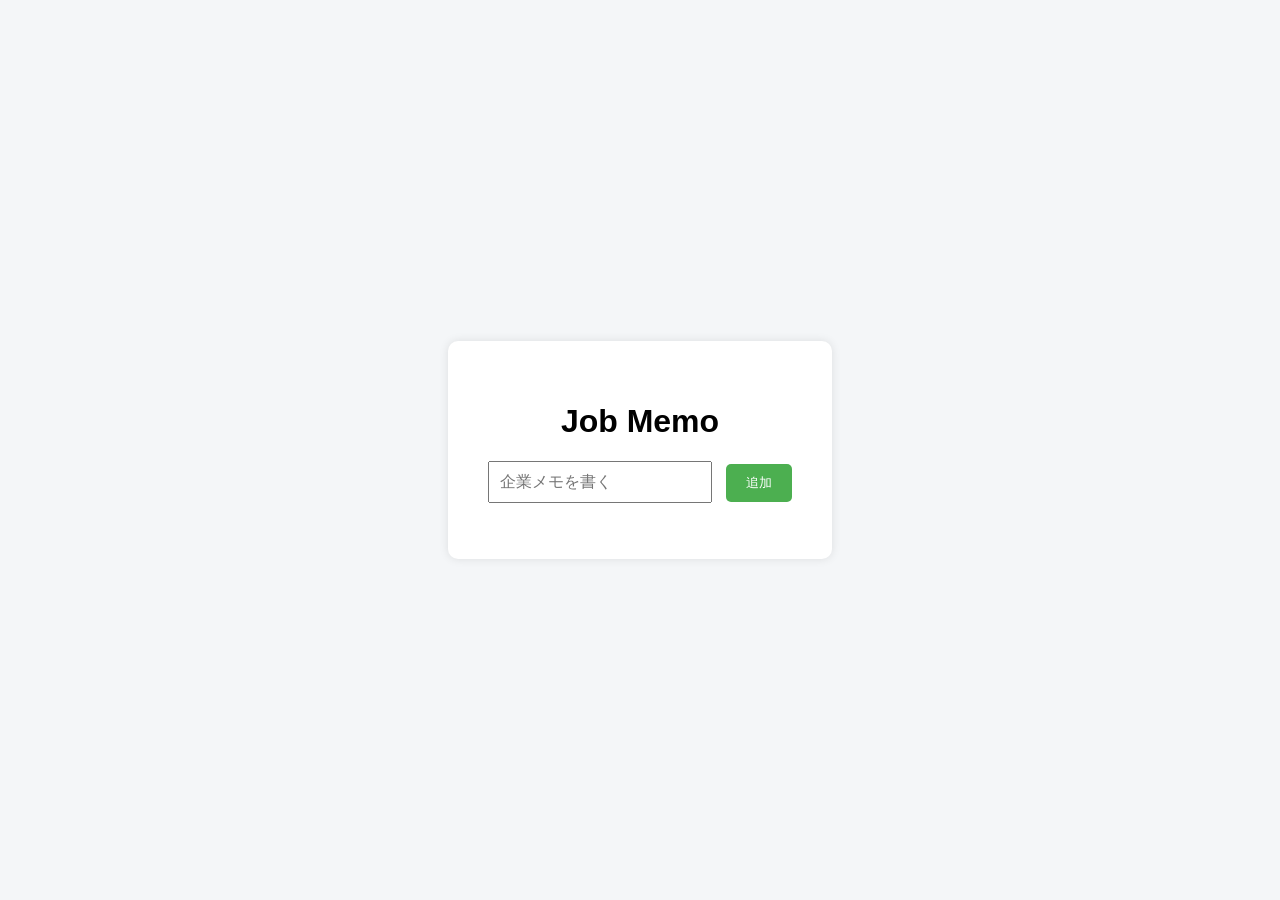
<file: index.html>
<!DOCTYPE html>
<html>
<head>
<title>Job Memo App</title>
<link rel="stylesheet" href="style.css">
</head>

<body>

<div class="container">

<h1>Job Memo</h1>

<input id="memoInput" placeholder="企業メモを書く">

<button id="addBtn">追加</button>

<ul id="memoList"></ul>

</div>

<script src="script.js"></script>

</body>
</html>
</file>
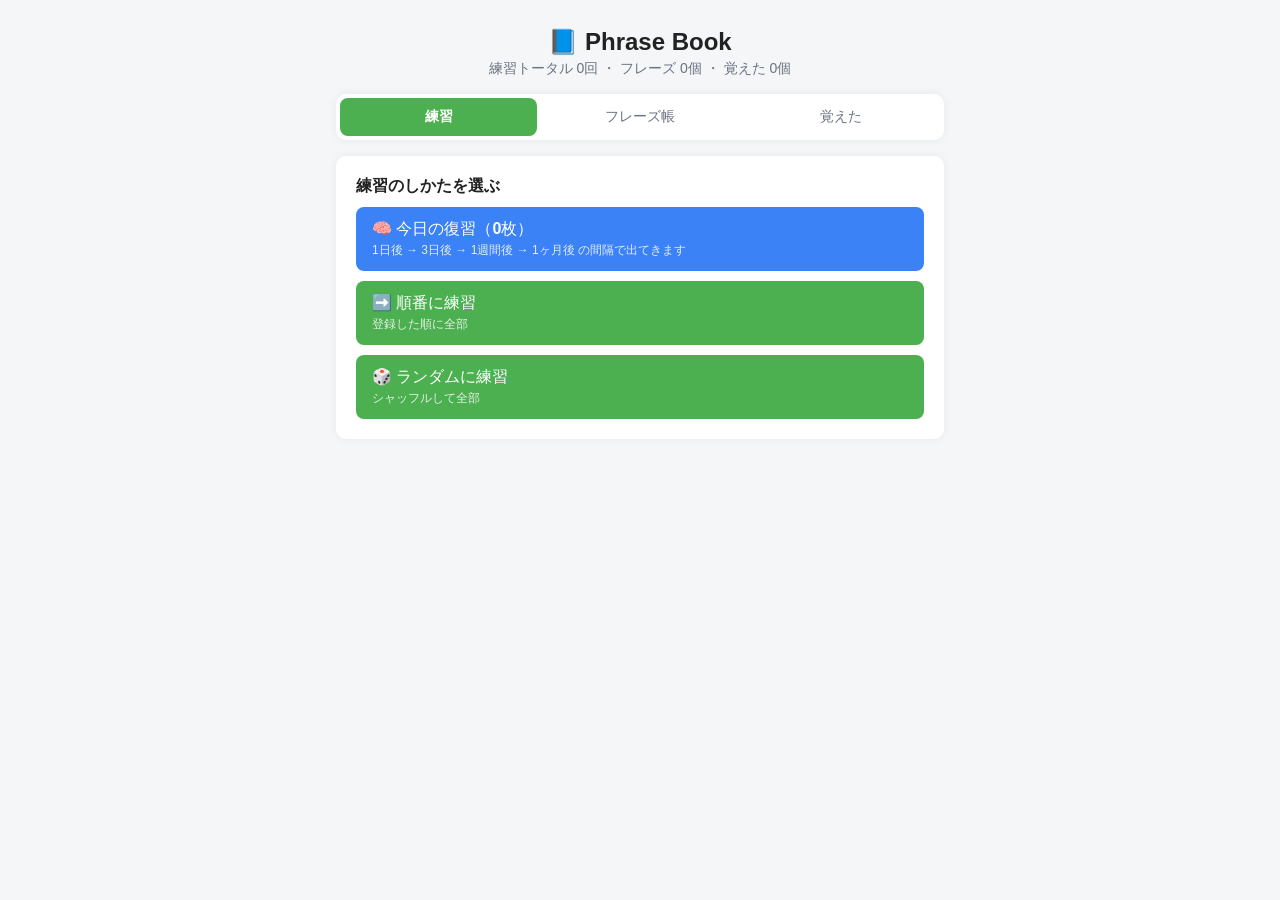
<file: phrase-book/index.html>
<!DOCTYPE html>
<html lang="ja">
<head>
<meta charset="UTF-8">
<meta name="viewport" content="width=device-width, initial-scale=1">
<title>Phrase Book</title>
<style>
:root{
  --bg:#f4f6f8;
  --card:#ffffff;
  --text:#222;
  --sub:#6b7280;
  --line:#e5e7eb;
  --main:#4CAF50;
  --main-dark:#3e8e41;
  --ng:#e74c3c;
  --accent:#3b82f6;
}
*{box-sizing:border-box;}
body{
  margin:0;
  font-family:-apple-system,BlinkMacSystemFont,"Hiragino Sans","Noto Sans JP",Arial,sans-serif;
  background:var(--bg);
  color:var(--text);
}
.container{
  max-width:640px;
  margin:0 auto;
  padding:16px;
}
h1{
  text-align:center;
  font-size:24px;
  margin:12px 0 4px;
}
.total{
  text-align:center;
  color:var(--sub);
  font-size:14px;
  margin-bottom:16px;
}

/* タブ */
.tabs{
  display:flex;
  gap:4px;
  background:var(--card);
  padding:4px;
  border-radius:10px;
  box-shadow:0 0 10px rgba(0,0,0,0.06);
  margin-bottom:16px;
}
.tabs button{
  flex:1;
  padding:10px 4px;
  border:none;
  background:none;
  border-radius:8px;
  font-size:14px;
  color:var(--sub);
  cursor:pointer;
}
.tabs button.active{
  background:var(--main);
  color:white;
  font-weight:bold;
}

.panel{
  background:var(--card);
  border-radius:10px;
  padding:20px;
  box-shadow:0 0 10px rgba(0,0,0,0.06);
}
.hidden{display:none !important;}

/* ボタン */
.btn{
  padding:12px 16px;
  border:none;
  border-radius:8px;
  font-size:15px;
  color:white;
  background:var(--main);
  cursor:pointer;
}
.btn:hover{background:var(--main-dark);}
.btn.ng{background:var(--ng);}
.btn.sub{background:#9ca3af;}
.btn.small{padding:6px 10px;font-size:13px;}
.btn.blue{background:var(--accent);}

/* 練習モード選択 */
.modes{
  display:flex;
  flex-direction:column;
  gap:10px;
}
.modes .btn{
  text-align:left;
  font-size:16px;
}
.modes .btn span{
  display:block;
  font-size:12px;
  opacity:0.85;
  margin-top:2px;
}

/* カード */
.progress{
  text-align:center;
  color:var(--sub);
  font-size:13px;
  margin-bottom:10px;
}
.flashcard{
  min-height:220px;
  border:2px solid var(--line);
  border-radius:12px;
  padding:24px 16px;
  display:flex;
  flex-direction:column;
  justify-content:center;
  align-items:center;
  text-align:center;
  cursor:pointer;
  user-select:none;
}
.flashcard .phrase{
  font-size:22px;
  font-weight:bold;
}
.flashcard .example{
  font-size:18px;
  margin-top:16px;
  line-height:1.5;
}
.flashcard .meaning{
  font-size:14px;
  color:var(--sub);
  margin-top:8px;
}
.flashcard .hint{
  font-size:12px;
  color:var(--sub);
  margin-top:20px;
}
.card-info{
  display:flex;
  justify-content:space-between;
  font-size:13px;
  color:var(--sub);
  margin-top:10px;
}
.answer-btns{
  display:flex;
  gap:10px;
  margin-top:14px;
}
.answer-btns .btn{flex:1;font-size:16px;}
.session-foot{
  display:flex;
  justify-content:space-between;
  margin-top:14px;
}

/* 入力フォーム */
.form{
  display:flex;
  flex-direction:column;
  gap:8px;
  margin-bottom:20px;
}
.form input, .form textarea{
  padding:10px;
  font-size:16px;
  border:1px solid var(--line);
  border-radius:8px;
  font-family:inherit;
}
.form textarea{resize:vertical;min-height:60px;}
.form-btns{display:flex;gap:8px;}
.form-btns .btn{flex:1;}

/* 一覧 */
.list{
  list-style:none;
  padding:0;
  margin:0;
}
.list li{
  border-top:1px solid var(--line);
  padding:12px 0;
}
.list .p{font-weight:bold;}
.list .e{font-size:14px;margin-top:4px;}
.list .m{font-size:13px;color:var(--sub);}
.list .meta{
  font-size:12px;
  color:var(--sub);
  margin-top:6px;
}
.list .row-btns{
  display:flex;
  flex-wrap:wrap;
  gap:6px;
  margin-top:8px;
}
.bar{
  height:6px;
  background:var(--line);
  border-radius:3px;
  overflow:hidden;
  margin-top:4px;
}
.bar div{
  height:100%;
  background:var(--main);
}
.empty{
  text-align:center;
  color:var(--sub);
  padding:20px 0;
}
.section-title{
  font-size:16px;
  margin:0 0 10px;
}
.danger-zone{
  margin-top:24px;
  padding-top:16px;
  border-top:1px solid var(--line);
  display:flex;
  flex-wrap:wrap;
  gap:8px;
}
</style>
</head>

<body>

<div class="container">

  <h1>📘 Phrase Book</h1>
  <div class="total" id="totalInfo"></div>

  <div class="tabs">
    <button data-tab="practice" class="active">練習</button>
    <button data-tab="list">フレーズ帳</button>
    <button data-tab="mastered">覚えた</button>
  </div>

  <!-- 練習タブ -->
  <div class="panel" id="tab-practice">

    <div id="modeSelect">
      <h2 class="section-title">練習のしかたを選ぶ</h2>
      <div class="modes">
        <button class="btn blue" data-mode="review">
          🧠 今日の復習（<b id="dueCount">0</b>枚）
          <span>1日後 → 3日後 → 1週間後 → 1ヶ月後 の間隔で出てきます</span>
        </button>
        <button class="btn" data-mode="order">
          ➡️ 順番に練習
          <span>登録した順に全部</span>
        </button>
        <button class="btn" data-mode="random">
          🎲 ランダムに練習
          <span>シャッフルして全部</span>
        </button>
      </div>
    </div>

    <div id="session" class="hidden">
      <div class="progress" id="progress"></div>
      <div class="flashcard" id="flashcard"></div>
      <div class="card-info">
        <span id="cardCount"></span>
        <span id="cardNext"></span>
      </div>
      <div class="answer-btns">
        <button class="btn ng" id="ngBtn">😿 まだ</button>
        <button class="btn" id="okBtn">😺 覚えてた</button>
      </div>
      <div class="session-foot">
        <button class="btn small sub" id="quitBtn">やめる</button>
        <button class="btn small blue" id="masterBtn">✅ 覚えた列へ移す</button>
      </div>
    </div>

    <div id="sessionEnd" class="hidden" style="text-align:center;">
      <p style="font-size:20px;">🎉 おつかれさま！</p>
      <p id="endInfo"></p>
      <button class="btn" id="backBtn">戻る</button>
    </div>

  </div>

  <!-- フレーズ帳タブ -->
  <div class="panel hidden" id="tab-list">

    <div class="form">
      <h2 class="section-title" id="formTitle">フレーズを追加</h2>
      <input id="phraseInput" placeholder="フレーズ（表）例: be looking forward to ~ing">
      <textarea id="exampleInput" placeholder="例文（裏）例: I'm looking forward to seeing you."></textarea>
      <input id="meaningInput" placeholder="日本語の意味（なくてもOK）">
      <div class="form-btns">
        <button class="btn hidden sub" id="cancelEditBtn">キャンセル</button>
        <button class="btn" id="saveBtn">追加</button>
      </div>
    </div>

    <ul class="list" id="phraseList"></ul>

    <div class="danger-zone">
      <button class="btn small sub" id="resetAllBtn">勉強記録を全部リセット</button>
      <button class="btn small sub" id="exportBtn">バックアップを保存</button>
      <button class="btn small sub" id="importBtn">バックアップを読み込む</button>
      <input type="file" id="importFile" accept=".json" class="hidden">
    </div>
  </div>

  <!-- 覚えたタブ -->
  <div class="panel hidden" id="tab-mastered">
    <ul class="list" id="masteredList"></ul>
  </div>

</div>

<script>
// ===== 設定 =====
const MAX_COUNT = 30;                 // 1フレーズあたりの練習回数の上限
const INTERVALS = [1, 3, 7, 30];      // 復習の間隔（日）
const DAY = 24 * 60 * 60 * 1000;
const STORAGE_KEY = "phraseBook";

// ===== データの保存と読み込み =====
let phrases = load();

function load(){
  try{
    return JSON.parse(localStorage.getItem(STORAGE_KEY)) || [];
  }catch(e){
    return [];
  }
}

function save(){
  try{
    localStorage.setItem(STORAGE_KEY, JSON.stringify(phrases));
  }catch(e){}
}

// ===== ちょっとした道具 =====
function startOfToday(){
  const d = new Date();
  d.setHours(0, 0, 0, 0);
  return d.getTime();
}

// 次の復習日（日付単位。時刻は気にしない）
function daysFromToday(days){
  return startOfToday() + days * DAY;
}

function isDue(p){
  return !p.mastered && p.due <= startOfToday();
}

function nextText(p){
  if(p.mastered) return "覚えた！";
  const diff = Math.round((p.due - startOfToday()) / DAY);
  if(diff <= 0) return "今日復習";
  if(diff === 1) return "明日復習";
  return diff + "日後に復習";
}

function shuffle(arr){
  const a = arr.slice();
  for(let i = a.length - 1; i > 0; i--){
    const j = Math.floor(Math.random() * (i + 1));
    [a[i], a[j]] = [a[j], a[i]];
  }
  return a;
}

function el(tag, className, text){
  const e = document.createElement(tag);
  if(className) e.className = className;
  if(text !== undefined) e.textContent = text;
  return e;
}

// ===== タブ切り替え =====
const tabButtons = document.querySelectorAll(".tabs button");

tabButtons.forEach(function(btn){
  btn.addEventListener("click", function(){
    showTab(btn.dataset.tab);
  });
});

function showTab(name){
  tabButtons.forEach(function(b){
    b.classList.toggle("active", b.dataset.tab === name);
  });
  ["practice", "list", "mastered"].forEach(function(t){
    document.getElementById("tab-" + t).classList.toggle("hidden", t !== name);
  });
  render();
}

// ===== 画面の更新 =====
function render(){
  const total = phrases.reduce(function(sum, p){ return sum + p.count; }, 0);
  const masteredNum = phrases.filter(function(p){ return p.mastered; }).length;
  document.getElementById("totalInfo").textContent =
    "練習トータル " + total + "回 ・ フレーズ " + phrases.length + "個 ・ 覚えた " + masteredNum + "個";

  document.getElementById("dueCount").textContent = phrases.filter(isDue).length;

  renderList();
  renderMastered();
}

function countBar(p){
  const bar = el("div", "bar");
  const fill = el("div");
  fill.style.width = (p.count / MAX_COUNT * 100) + "%";
  bar.appendChild(fill);
  return bar;
}

function phraseItem(p){
  const li = el("li");
  li.appendChild(el("div", "p", p.phrase));
  if(p.example) li.appendChild(el("div", "e", p.example));
  if(p.meaning) li.appendChild(el("div", "m", p.meaning));
  li.appendChild(el("div", "meta", "練習 " + p.count + " / " + MAX_COUNT + "回 ・ " + nextText(p)));
  li.appendChild(countBar(p));
  return li;
}

function renderList(){
  const list = document.getElementById("phraseList");
  list.innerHTML = "";

  const active = phrases.filter(function(p){ return !p.mastered; });

  if(active.length === 0){
    list.appendChild(el("li", "empty", "まだフレーズがありません。上から追加してね"));
    return;
  }

  active.forEach(function(p){
    const li = phraseItem(p);
    const btns = el("div", "row-btns");

    const editBtn = el("button", "btn small blue", "編集");
    editBtn.onclick = function(){ startEdit(p.id); };

    const masterBtn = el("button", "btn small", "覚えた列へ");
    masterBtn.onclick = function(){ setMastered(p.id, true); };

    const resetBtn = el("button", "btn small sub", "記録リセット");
    resetBtn.onclick = function(){
      if(confirm("「" + p.phrase + "」の練習回数と復習日をリセットしますか？")){
        resetRecord(p);
        save();
        render();
      }
    };

    const delBtn = el("button", "btn small ng", "削除");
    delBtn.onclick = function(){
      if(confirm("「" + p.phrase + "」を削除しますか？")){
        phrases = phrases.filter(function(x){ return x.id !== p.id; });
        save();
        render();
      }
    };

    btns.append(editBtn, masterBtn, resetBtn, delBtn);
    li.appendChild(btns);
    list.appendChild(li);
  });
}

function renderMastered(){
  const list = document.getElementById("masteredList");
  list.innerHTML = "";

  const mastered = phrases.filter(function(p){ return p.mastered; });

  if(mastered.length === 0){
    list.appendChild(el("li", "empty", "覚えきったフレーズはここに移動します"));
    return;
  }

  mastered.forEach(function(p){
    const li = phraseItem(p);
    const btns = el("div", "row-btns");

    const backBtn = el("button", "btn small blue", "練習に戻す");
    backBtn.onclick = function(){ setMastered(p.id, false); };

    btns.appendChild(backBtn);
    li.appendChild(btns);
    list.appendChild(li);
  });
}

// ===== フレーズの追加・編集 =====
const phraseInput = document.getElementById("phraseInput");
const exampleInput = document.getElementById("exampleInput");
const meaningInput = document.getElementById("meaningInput");
const saveBtn = document.getElementById("saveBtn");
const cancelEditBtn = document.getElementById("cancelEditBtn");
let editingId = null;

saveBtn.addEventListener("click", function(){
  const phrase = phraseInput.value.trim();
  const example = exampleInput.value.trim();
  const meaning = meaningInput.value.trim();

  if(phrase === ""){
    phraseInput.focus();
    return;
  }

  if(editingId){
    const p = phrases.find(function(x){ return x.id === editingId; });
    if(p){
      p.phrase = phrase;
      p.example = example;
      p.meaning = meaning;
    }
  }else{
    phrases.push({
      id: Date.now().toString(36) + Math.random().toString(36).slice(2, 6),
      phrase: phrase,
      example: example,
      meaning: meaning,
      count: 0,          // 練習した回数（最大30）
      stage: 0,          // 復習の段階（0:まだ 1:1日後 2:3日後 3:1週間後 4:1ヶ月後）
      due: startOfToday(),
      mastered: false
    });
  }

  save();
  endEdit();
  render();
  phraseInput.focus();
});

phraseInput.addEventListener("keydown", function(event){
  if(event.key === "Enter" && !event.isComposing){
    exampleInput.focus();
  }
});

function startEdit(id){
  const p = phrases.find(function(x){ return x.id === id; });
  if(!p) return;
  editingId = id;
  phraseInput.value = p.phrase;
  exampleInput.value = p.example;
  meaningInput.value = p.meaning;
  document.getElementById("formTitle").textContent = "フレーズを編集";
  saveBtn.textContent = "保存";
  cancelEditBtn.classList.remove("hidden");
  window.scrollTo(0, 0);
  phraseInput.focus();
}

function endEdit(){
  editingId = null;
  phraseInput.value = "";
  exampleInput.value = "";
  meaningInput.value = "";
  document.getElementById("formTitle").textContent = "フレーズを追加";
  saveBtn.textContent = "追加";
  cancelEditBtn.classList.add("hidden");
}

cancelEditBtn.addEventListener("click", endEdit);

// ===== 記録まわり =====
function resetRecord(p){
  p.count = 0;
  p.stage = 0;
  p.due = startOfToday();
}

function setMastered(id, value){
  const p = phrases.find(function(x){ return x.id === id; });
  if(!p) return;
  p.mastered = value;
  if(!value){
    p.due = startOfToday();
  }
  save();
  render();
}

document.getElementById("resetAllBtn").addEventListener("click", function(){
  if(confirm("全部のフレーズの練習回数と復習日をリセットしますか？（フレーズ自体は消えません）")){
    phrases.forEach(resetRecord);
    save();
    render();
  }
});

// ===== バックアップ =====
document.getElementById("exportBtn").addEventListener("click", function(){
  const blob = new Blob([JSON.stringify(phrases, null, 2)], {type: "application/json"});
  const a = document.createElement("a");
  a.href = URL.createObjectURL(blob);
  a.download = "phrase-book-backup.json";
  a.click();
  URL.revokeObjectURL(a.href);
});

const importFile = document.getElementById("importFile");

document.getElementById("importBtn").addEventListener("click", function(){
  importFile.click();
});

importFile.addEventListener("change", function(){
  const file = importFile.files[0];
  if(!file) return;
  const reader = new FileReader();
  reader.onload = function(){
    try{
      const data = JSON.parse(reader.result);
      if(!Array.isArray(data)) throw new Error();
      if(confirm("今のデータをバックアップの内容で置きかえますか？")){
        phrases = data;
        save();
        render();
      }
    }catch(e){
      alert("このファイルは読み込めませんでした");
    }
    importFile.value = "";
  };
  reader.readAsText(file);
});

// ===== 練習 =====
const modeSelect = document.getElementById("modeSelect");
const sessionBox = document.getElementById("session");
const sessionEnd = document.getElementById("sessionEnd");
const flashcard = document.getElementById("flashcard");

let queue = [];       // 今回練習するフレーズのid
let index = 0;
let flipped = false;
let doneNum = 0;

document.querySelectorAll(".modes .btn").forEach(function(btn){
  btn.addEventListener("click", function(){
    startSession(btn.dataset.mode);
  });
});

function startSession(mode){
  let cards = phrases.filter(function(p){ return !p.mastered; });

  if(mode === "review"){
    cards = cards.filter(isDue);
  }
  if(mode === "random"){
    cards = shuffle(cards);
  }

  if(cards.length === 0){
    alert(mode === "review"
      ? "今日復習するフレーズはありません 😺"
      : "練習するフレーズがありません。フレーズ帳タブから追加してね");
    return;
  }

  queue = cards.map(function(p){ return p.id; });
  index = 0;
  doneNum = 0;
  modeSelect.classList.add("hidden");
  sessionEnd.classList.add("hidden");
  sessionBox.classList.remove("hidden");
  showCard();
}

function currentCard(){
  return phrases.find(function(p){ return p.id === queue[index]; });
}

function showCard(){
  const p = currentCard();
  if(!p){
    endSession();
    return;
  }

  flipped = false;
  document.getElementById("progress").textContent = (index + 1) + " / " + queue.length;
  drawCard(p);
  updateCardInfo(p);
}

function drawCard(p){
  flashcard.innerHTML = "";
  flashcard.appendChild(el("div", "phrase", p.phrase));

  if(flipped){
    flashcard.appendChild(el("div", "example", p.example || "（例文なし）"));
    if(p.meaning) flashcard.appendChild(el("div", "meaning", p.meaning));
  }else{
    flashcard.appendChild(el("div", "hint", "タップして例文を見る"));
  }
}

function updateCardInfo(p){
  document.getElementById("cardCount").textContent = "練習 " + p.count + " / " + MAX_COUNT + "回";
  document.getElementById("cardNext").textContent = nextText(p);
}

flashcard.addEventListener("click", function(){
  const p = currentCard();
  if(!p) return;
  flipped = !flipped;
  drawCard(p);
});

function answer(remembered){
  const p = currentCard();
  if(!p) return;

  // 練習回数（上限30）
  if(p.count < MAX_COUNT){
    p.count++;
  }

  // 復習の予定
  if(remembered){
    // 復習日が来ていないカードを先取りで練習しても、間隔は進めない
    if(isDue(p)){
      const days = INTERVALS[Math.min(p.stage, INTERVALS.length - 1)];
      p.stage = Math.min(p.stage + 1, INTERVALS.length);
      p.due = daysFromToday(days);
    }
  }else{
    // 忘れていたら最初（1日後）からやり直し
    p.stage = 1;
    p.due = daysFromToday(INTERVALS[0]);
  }

  save();
  render();
  doneNum++;
  index++;
  showCard();
}

document.getElementById("okBtn").addEventListener("click", function(){ answer(true); });
document.getElementById("ngBtn").addEventListener("click", function(){ answer(false); });

document.getElementById("masterBtn").addEventListener("click", function(){
  const p = currentCard();
  if(!p) return;
  setMastered(p.id, true);
  index++;
  showCard();
});

document.getElementById("quitBtn").addEventListener("click", endSession);
document.getElementById("backBtn").addEventListener("click", backToModes);

function endSession(){
  sessionBox.classList.add("hidden");
  if(doneNum > 0){
    document.getElementById("endInfo").textContent = "今回 " + doneNum + "枚 練習しました";
    sessionEnd.classList.remove("hidden");
  }else{
    backToModes();
  }
}

function backToModes(){
  sessionEnd.classList.add("hidden");
  sessionBox.classList.add("hidden");
  modeSelect.classList.remove("hidden");
  render();
}

render();
</script>

</body>
</html>
</file>
<file: style.css>
body{
font-family:Arial;
background-color:#f4f6f8;

display:flex;
justify-content:center;
align-items:center;

height:100vh;
margin:0;
}

.container{
text-align:center;
background:white;
padding:40px;
border-radius:10px;
box-shadow:0 0 10px rgba(0,0,0,0.1);
}

input{
padding:10px;
font-size:16px;
}

button{
padding:10px 20px;
margin-left:10px;
border:none;
background:#4CAF50;
color:white;
border-radius:5px;
cursor:pointer;
}

button:hover{
background:#45a049;
}

ul{
list-style:none;
padding:0;
}

li{
margin-top:10px;
font-size:18px;
}

li button{
margin-left:10px;
background:#e74c3c;
}
</file>
